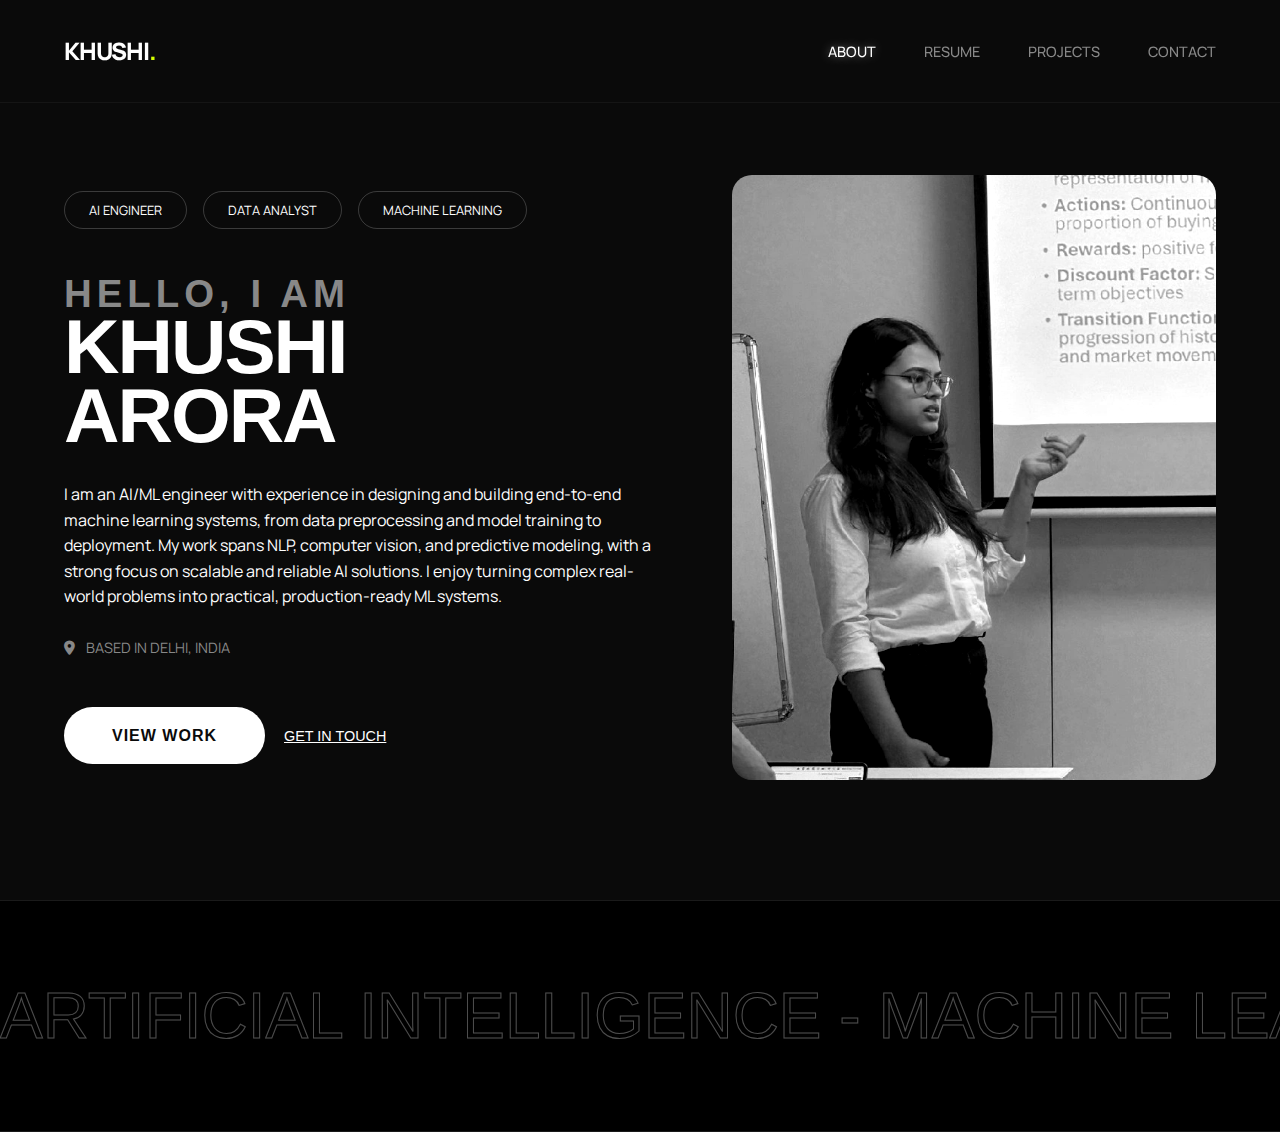
<file: index.html>
<!DOCTYPE html>
<html lang="en">

<head>
    <meta charset="UTF-8">
    <meta name="viewport" content="width=device-width, initial-scale=1.0">
    <title>Khushi Arora | AI Engineer</title>
    <link rel="stylesheet" href="style.css">
    <link rel="stylesheet" href="https://cdnjs.cloudflare.com/ajax/libs/font-awesome/6.0.0/css/all.min.css">
    <link rel="icon" type="image/x-icon" href="favicon.ico">
</head>

<body>

    <nav>
        <div class="logo"><a href="index.html">KHUSHI<span style="color:var(--accent)">.</span></a></div>
        <div class="nav-links">
            <a href="index.html" class="active">ABOUT</a>
            <a href="resume.html">RESUME</a>
            <a href="projects.html">PROJECTS</a>
            <a href="contact.html">CONTACT</a>
        </div>
    </nav>

    <header class="hero">
        <div class="hero-content">
            <div class="hero-tags">
                <span class="tag">AI Engineer</span>
                <span class="tag">Data Analyst</span>
                <span class="tag">Machine Learning</span>
            </div>
            <h1>
                <span>HELLO, I AM</span>
                KHUSHI <br>
                ARORA
            </h1>

            <div class="bio-text">
                <p>
                    I am an AI/ML engineer with experience in designing and building end-to-end machine learning
                    systems, from data preprocessing and model training to deployment. My work spans NLP, computer
                    vision, and predictive modeling, with a strong focus on scalable and reliable AI solutions. I enjoy
                    turning complex real-world problems into practical, production-ready ML systems.
                </p>
                <br>
                <p style="color:var(--text-muted); font-size: 0.9rem;">
                    <i class="fas fa-map-marker-alt" style="margin-right: 8px;"></i> BASED IN DELHI, INDIA
                </p>
            </div>

            <div class="cta-group" style="margin-top: 3rem;">
                <a href="projects.html" class="btn-primary">VIEW WORK</a>
                <a href="contact.html" class="btn-secondary"
                    style="margin-left: 1rem; color: white; text-decoration: underline; font-family: var(--font-heading); font-size: 0.9rem;">GET
                    IN TOUCH</a>
            </div>
        </div>
        <div class="hero-image-container">
            <img src="portfolio.png" alt="Khushi Arora">
        </div>
    </header>

    <div class="marquee-section">
        <div class="marquee-content">
            ARTIFICIAL INTELLIGENCE - MACHINE LEARNING - PYTHON - TENSORFLOW - NLP - COMPUTER VISION -
            ARTIFICIAL INTELLIGENCE - MACHINE LEARNING - PYTHON - TENSORFLOW - NLP - COMPUTER VISION -
        </div>
    </div>

    <script src="script.js"></script>
</body>

</html>
</file>
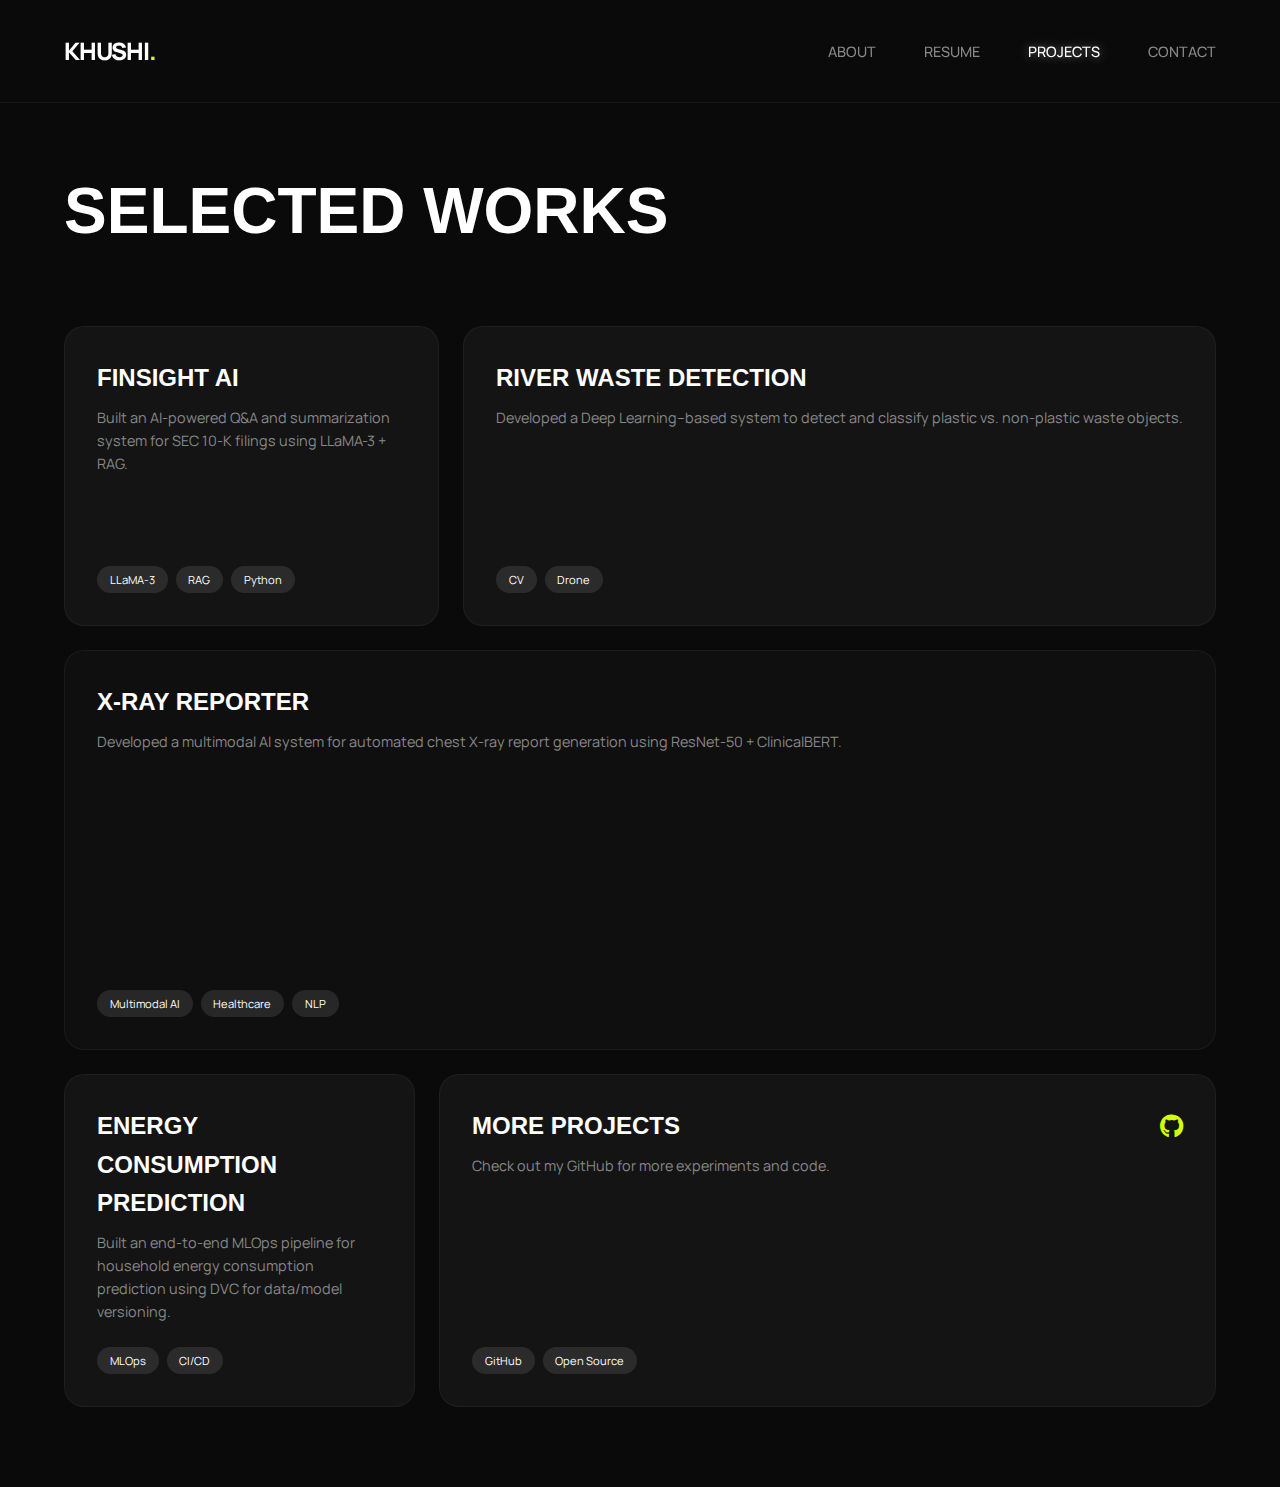
<file: projects.html>
<!DOCTYPE html>
<html lang="en">

<head>
    <meta charset="UTF-8">
    <meta name="viewport" content="width=device-width, initial-scale=1.0">
    <title>Projects | Khushi Arora</title>
    <link rel="stylesheet" href="style.css">
    <link rel="stylesheet" href="https://cdnjs.cloudflare.com/ajax/libs/font-awesome/6.0.0/css/all.min.css">
    <link rel="icon" type="image/x-icon" href="favicon.ico">
</head>

<body class="page-projects">

    <nav>
        <div class="logo"><a href="index.html">KHUSHI<span style="color:var(--accent)">.</span></a></div>
        <div class="nav-links">
            <a href="index.html">ABOUT</a>
            <a href="resume.html">RESUME</a>
            <a href="projects.html" class="active">PROJECTS</a>
            <a href="contact.html">CONTACT</a>
        </div>
    </nav>

    <div class="page-container">
        <div class="section-header">
            <h1>Selected Works</h1>
        </div>

        <div class="bento-grid single-column">
            <!-- FinSight AI -->
            <div class="project-card span-2">
                <div class="project-info">
                    <h3>FinSight AI</h3>
                    <p>Built an AI-powered Q&A and summarization system for SEC 10-K filings using LLaMA-3 + RAG.</p>
                </div>
                <div class="project-tech">
                    <span class="tech-tag">LLaMA-3</span>
                    <span class="tech-tag">RAG</span>
                    <span class="tech-tag">Python</span>
                </div>
                <a href="#" class="card-link-icon trigger-modal" data-title="FinSight AI"
                    data-desc="Automated SEC API data extraction, financial embeddings, and BART-based summarization for real-time analysis. Achieved ROUGE-1: 0.987 and BERTScore: 0.903, showing high semantic accuracy in financial outputs."
                    data-repo="https://github.com/khushiarora0208/Finsight-AI-based-Simplification-of-SEC-10-K-Filings"
                    data-paper="https://ieeexplore.ieee.org/document/11336620"
                    data-demo="https://drive.google.com/file/d/1JZqGEuqZ3LahEXfIfDSkEv02sdBxuPMc/view?usp=drive_link">
                    <i class="fas fa-arrow-right"></i>
                </a>
            </div>

            <!-- River Waste Detection -->
            <div class="project-card">
                <div class="project-info">
                    <h3>River Waste Detection</h3>
                    <p>Developed a Deep Learning–based system to detect and classify plastic vs. non-plastic waste
                        objects.</p>
                </div>
                <div class="project-tech">
                    <span class="tech-tag">CV</span>
                    <span class="tech-tag">Drone</span>
                </div>
                <a href="#" class="card-link-icon trigger-modal" data-title="River Waste Detection"
                    data-desc="Achieved 96% classification accuracy, ensuring high reliability for real-world deployment in environmental monitoring. Automated plastic pollution detection pipeline, contributing to scalable solutions for water body conservation."
                    data-results="https://drive.google.com/file/d/1zPntjwzrl0f0OlDsHlrS4gU_PVPC7eoa/view?usp=drive_link">
                    <i class="fas fa-arrow-right"></i>
                </a>
            </div>

            <!-- X-Ray Reporter -->
            <div class="project-card span-full" style="min-height: 400px; background: #0f0f0f;">
                <div class="project-info">
                    <h3>X-Ray Reporter</h3>
                    <p>Developed a multimodal AI system for automated chest X-ray report generation using ResNet-50 +
                        ClinicalBERT.</p>
                </div>
                <div class="project-tech">
                    <span class="tech-tag">Multimodal AI</span>
                    <span class="tech-tag">Healthcare</span>
                    <span class="tech-tag">NLP</span>
                </div>
                <a href="#" class="card-link-icon trigger-modal" data-title="X-Ray Reporter"
                    data-desc="Implemented early, late, and hybrid fusion, with hybrid fusion achieving the best accuracy of 95.2%. Added negation-aware medical NLP and patient-friendly report summarisation to improve diagnostic clarity."
                    data-repo="https://github.com/khushiarora0208/xray-caption-generation"
                    data-demo="https://drive.google.com/file/d/1gFN_52t6Me6SDgkyj7UEhSLAO7RqSGkJ/view?usp=drive_link">
                    <i class="fas fa-arrow-right"></i>
                </a>
            </div>

            <!-- Energy Consumption -->
            <div class="project-card">
                <div class="project-info">
                    <h3>Energy Consumption Prediction</h3>
                    <p>Built an end-to-end MLOps pipeline for household energy consumption prediction using DVC for
                        data/model versioning.</p>
                </div>
                <div class="project-tech">
                    <span class="tech-tag">MLOps</span>
                    <span class="tech-tag">CI/CD</span>
                </div>
                <a href="#" class="card-link-icon trigger-modal" data-title="Energy Consumption Prediction"
                    data-desc="Tracked and compared experiments (RandomForest, XGBoost) with DVC Experiments, and served the final model via a Flask API for real-time predictions. Implemented CI/CD with GitHub Actions, containerized the app using Docker, and deployed automatically to AWS EC2 using SSM for secure, keyless deployment."
                    data-repo="https://github.com/khushiarora0208/energy_consumption_prediction_mlops">
                    <i class="fas fa-arrow-right"></i>
                </a>
            </div>

            <!-- GitHub Card -->
            <div class="project-card span-2">
                <div class="project-info">
                    <h3>More Projects</h3>
                    <p>Check out my GitHub for more experiments and code.</p>
                </div>
                <div class="project-tech">
                    <span class="tech-tag">GitHub</span>
                    <span class="tech-tag">Open Source</span>
                </div>
                <a href="https://github.com/khushiarora0208" target="_blank" class="card-link-icon"
                    style="opacity: 1; transform: none;">
                    <i class="fab fa-github"></i>
                </a>
            </div>
        </div>
    </div>

    <!-- Modal -->
    <div id="project-modal"
        style="position: fixed; top:0; left:0; width:100%; height:100%; background:rgba(0,0,0,0.9); z-index:2000; display:none; justify-content:center; align-items:center;">
        <div
            style="background:var(--bg-card); padding:3rem; border-radius:20px; max-width:500px; width:90%; position:relative; border:1px solid rgba(255,255,255,0.1);">
            <button class="close-modal"
                style="position:absolute; top:1rem; right:1rem; background:none; border:none; color:white; font-size:1.5rem;">&times;</button>
            <h3 id="modal-title" style="font-size:2rem; margin-bottom:1rem;">Title</h3>
            <p id="modal-desc" style="color:var(--text-muted); margin-bottom:2rem;">Desc</p>
            <div id="modal-links" style="display:flex; gap:1rem; flex-wrap:wrap;"></div>
        </div>
    </div>

    <script src="script.js"></script>
</body>

</html>
</file>
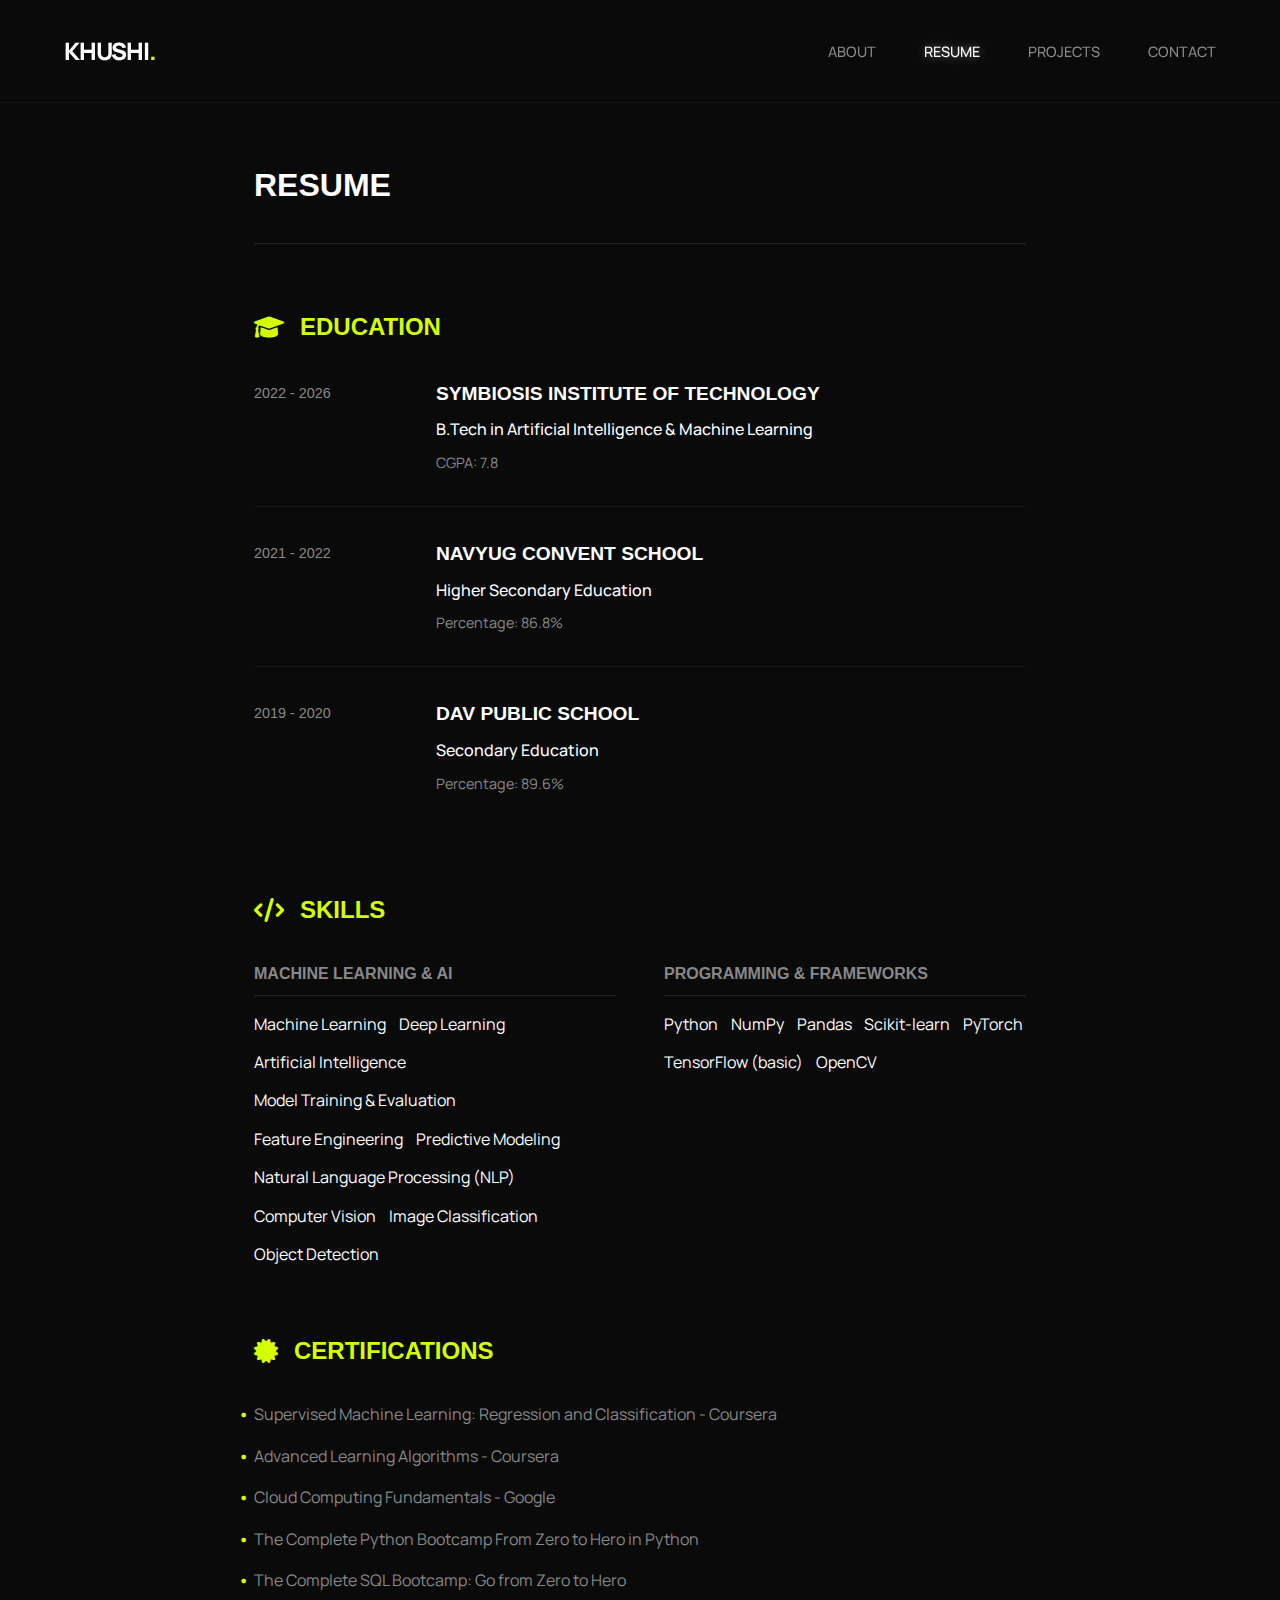
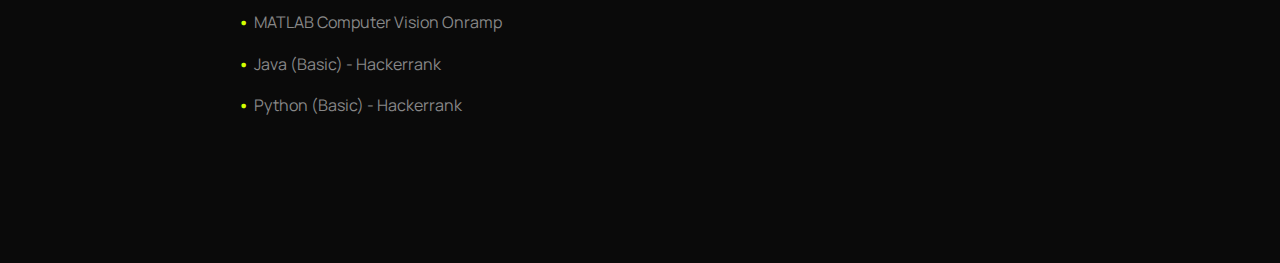
<file: resume.html>
<!DOCTYPE html>
<html lang="en">

<head>
    <meta charset="UTF-8">
    <meta name="viewport" content="width=device-width, initial-scale=1.0">
    <title>Resume | Khushi Arora</title>
    <link rel="stylesheet" href="style.css">
    <link rel="stylesheet" href="https://cdnjs.cloudflare.com/ajax/libs/font-awesome/6.0.0/css/all.min.css">
    <link rel="icon" type="image/x-icon" href="favicon.ico">
</head>

<body class="page-resume">

    <nav>
        <div class="logo"><a href="index.html">KHUSHI<span style="color:var(--accent)">.</span></a></div>
        <div class="nav-links">
            <a href="index.html">ABOUT</a>
            <a href="resume.html" class="active">RESUME</a>
            <a href="projects.html">PROJECTS</a>
            <a href="contact.html">CONTACT</a>
        </div>
    </nav>

    <div class="page-container small-container">

        <header class="resume-header">
            <h1>Resume</h1>
            <a href="assets/Khushi_Arora_Resume.pdf" target="_blank" class="btn-download" style="display:none;">Download
                PDF <i class="fas fa-download"></i></a>
        </header>

        <section class="resume-section">
            <h2><i class="fas fa-graduation-cap"></i> Education</h2>
            <div class="resume-item">
                <div class="resume-date">2022 - 2026</div>
                <div class="resume-content">
                    <h3>Symbiosis Institute of Technology</h3>
                    <p class="role">B.Tech in Artificial Intelligence & Machine Learning</p>
                    <p class="details">CGPA: 7.8</p>
                </div>
            </div>
            <div class="resume-item">
                <div class="resume-date">2021 - 2022</div>
                <div class="resume-content">
                    <h3>Navyug Convent School</h3>
                    <p class="role">Higher Secondary Education</p>
                    <p class="details">Percentage: 86.8%</p>
                </div>
            </div>
            <div class="resume-item">
                <div class="resume-date">2019 - 2020</div>
                <div class="resume-content">
                    <h3>DAV Public School</h3>
                    <p class="role">Secondary Education</p>
                    <p class="details">Percentage: 89.6%</p>
                </div>
            </div>
        </section>

        <section class="resume-section">
            <h2><i class="fas fa-code"></i> Skills</h2>
            <div class="skills-grid">
                <div class="skill-category">
                    <h3>Machine Learning & AI</h3>
                    <div class="skill-tags">
                        <span>Machine Learning</span>
                        <span>Deep Learning</span>
                        <span>Artificial Intelligence</span>
                        <span>Model Training & Evaluation</span>
                        <span>Feature Engineering</span>
                        <span>Predictive Modeling</span>
                        <span>Natural Language Processing (NLP)</span>
                        <span>Computer Vision</span>
                        <span>Image Classification</span>
                        <span>Object Detection</span>
                    </div>
                </div>
                <div class="skill-category">
                    <h3>Programming & Frameworks</h3>
                    <div class="skill-tags">
                        <span>Python</span>
                        <span>NumPy</span>
                        <span>Pandas</span>
                        <span>Scikit-learn</span>
                        <span>PyTorch</span>
                        <span>TensorFlow (basic)</span>
                        <span>OpenCV</span>
                    </div>
                </div>
            </div>
        </section>

        <section class="resume-section">
            <h2><i class="fas fa-certificate"></i> Certifications</h2>
            <ul class="cert-list">
                <li>Supervised Machine Learning: Regression and Classification - Coursera</li>
                <li>Advanced Learning Algorithms - Coursera</li>
                <li>Cloud Computing Fundamentals - Google</li>
                <li>The Complete Python Bootcamp From Zero to Hero in Python</li>
                <li>The Complete SQL Bootcamp: Go from Zero to Hero</li>
                <li>MATLAB Computer Vision Onramp</li>
                <li>Java (Basic) - Hackerrank</li>
                <li>Python (Basic) - Hackerrank</li>
            </ul>
        </section>

    </div>

    <script src="script.js"></script>
</body>

</html>
</file>
<file: style.css>
@import url('https://fonts.googleapis.com/css2?family=Manrope:wght@300;400;500;600;700;800&family=Syncopate:wght@400;700&display=swap');

:root {
    --bg-main: #0a0a0a;
    --bg-card: #141414;
    --text-main: #ffffff;
    --text-muted: #888888;
    --accent: #d4ff00;
    --font-heading: 'Syncopate', sans-serif;
    --font-body: 'Manrope', sans-serif;
    --transition: all 0.4s cubic-bezier(0.16, 1, 0.3, 1);
}

* {
    margin: 0;
    padding: 0;
    box-sizing: border-box;
}

body {
    background-color: var(--bg-main);
    color: var(--text-main);
    font-family: var(--font-body);
    line-height: 1.6;
    overflow-x: hidden;
}

/* Custom Scrollbar */
::-webkit-scrollbar {
    width: 8px;
}

::-webkit-scrollbar-track {
    background: var(--bg-main);
}

::-webkit-scrollbar-thumb {
    background: #333;
    border-radius: 4px;
}

/* Typography */
h1,
h2,
h3,
h4 {
    font-family: var(--font-heading);
    text-transform: uppercase;
    font-weight: 700;
}

a {
    text-decoration: none;
    color: inherit;
    transition: var(--transition);
}

/* Navigation */
nav {
    display: flex;
    justify-content: space-between;
    align-items: center;
    padding: 2rem 5%;
    position: fixed;
    top: 0;
    width: 100%;
    background: rgba(10, 10, 10, 0.8);
    backdrop-filter: blur(20px);
    z-index: 1000;
    border-bottom: 1px solid rgba(255, 255, 255, 0.05);
}

.logo a {
    font-weight: 800;
    letter-spacing: -1px;
    font-size: 1.5rem;
}

.nav-links {
    display: flex;
    gap: 3rem;
}

.nav-links a {
    font-size: 0.9rem;
    font-weight: 500;
    color: var(--text-muted);
}

.nav-links a:hover,
.nav-links a.active {
    color: var(--text-main);
    text-shadow: 0 0 10px rgba(255, 255, 255, 0.5);
}

/* Hero Section */
.hero {
    min-height: 100vh;
    padding: 15vh 5% 5rem;
    display: grid;
    grid-template-columns: 1fr 0.8fr;
    align-items: center;
    gap: 4rem;
}

.hero-content h1 {
    font-size: clamp(3rem, 6vw, 6rem);
    line-height: 0.9;
    margin-bottom: 2rem;
    letter-spacing: -2px;
}

.hero-content h1 span {
    color: var(--text-muted);
    display: block;
    font-size: 0.5em;
    letter-spacing: 5px;
}

.hero-tags {
    display: flex;
    gap: 1rem;
    margin-bottom: 3rem;
    flex-wrap: wrap;
}

.tag {
    padding: 0.5rem 1.5rem;
    border: 1px solid rgba(255, 255, 255, 0.2);
    border-radius: 100px;
    font-size: 0.8rem;
    text-transform: uppercase;
}

.btn-primary {
    display: inline-block;
    background: var(--text-main);
    color: var(--bg-main);
    padding: 1rem 3rem;
    border-radius: 100px;
    font-weight: 700;
    font-family: var(--font-heading);
    letter-spacing: 1px;
}

.btn-primary:hover {
    background: var(--accent);
    transform: translateY(-5px);
}

.hero-image-container {
    position: relative;
    border-radius: 20px;
    overflow: hidden;
    aspect-ratio: 4/5;
}

.hero-image-container img {
    width: 100%;
    height: 100%;
    object-fit: cover;
    filter: grayscale(100%) contrast(1.2);
    transition: var(--transition);
}

.hero-image-container:hover img {
    filter: grayscale(0%);
}

/* Marquee */
.marquee-section {
    padding: 4rem 0;
    border-top: 1px solid rgba(255, 255, 255, 0.1);
    border-bottom: 1px solid rgba(255, 255, 255, 0.1);
    background: #000;
    overflow: hidden;
    white-space: nowrap;
}

.marquee-content {
    display: inline-block;
    animation: scroll 20s linear infinite;
    font-family: var(--font-heading);
    font-size: 4rem;
    color: transparent;
    -webkit-text-stroke: 1px rgba(255, 255, 255, 0.3);
}

@keyframes scroll {
    from {
        transform: translateX(0);
    }

    to {
        transform: translateX(-100%);
    }
}

/* Pages General */
.page-container {
    padding: 10rem 5% 5rem;
    min-height: 100vh;
}

.small-container {
    max-width: 900px;
    margin: 0 auto;
}

.section-header {
    margin-bottom: 4rem;
    display: flex;
    justify-content: space-between;
    align-items: flex-end;
}

.section-header h1 {
    font-size: 4rem;
}

/* Projects Bento Grid */
.bento-grid {
    display: grid;
    grid-template-columns: repeat(3, 1fr);
    grid-auto-rows: minmax(300px, auto);
    gap: 1.5rem;
}

/* Modifier for single column view (mobile-like) */
.bento-grid.single-column {
    grid-template-columns: 1fr;
}

.project-card {
    background: var(--bg-card);
    border-radius: 20px;
    padding: 2rem;
    position: relative;
    overflow: hidden;
    display: flex;
    flex-direction: column;
    justify-content: space-between;
    transition: var(--transition);
    border: 1px solid rgba(255, 255, 255, 0.05);
    cursor: pointer;
}

.span-2 {
    grid-column: span 2;
}

.span-full {
    grid-column: span 3;
}

.project-card:hover {
    border-color: var(--accent);
    transform: translateY(-5px);
}

.project-info h3 {
    font-size: 1.5rem;
    margin-bottom: 0.5rem;
}

.project-info p {
    color: var(--text-muted);
    font-size: 0.9rem;
    margin-bottom: 1.5rem;
}

.project-tech {
    display: flex;
    gap: 0.5rem;
    flex-wrap: wrap;
    margin-top: auto;
}

.tech-tag {
    font-size: 0.7rem;
    background: rgba(255, 255, 255, 0.1);
    padding: 0.3rem 0.8rem;
    border-radius: 50px;
}

.card-link-icon {
    position: absolute;
    top: 2rem;
    right: 2rem;
    font-size: 1.5rem;
    opacity: 0;
    transform: translate(-10px, 10px);
    transition: var(--transition);
    color: var(--accent);
}

.project-card:hover .card-link-icon {
    opacity: 1;
    transform: translate(0, 0);
}

/* Resume Styles */
.resume-header {
    display: flex;
    justify-content: space-between;
    align-items: center;
    margin-bottom: 4rem;
    border-bottom: 1px solid rgba(255, 255, 255, 0.1);
    padding-bottom: 2rem;
}

.resume-section {
    margin-bottom: 4rem;
}

.resume-section h2 {
    font-size: 1.5rem;
    color: var(--accent);
    margin-bottom: 2rem;
    display: flex;
    align-items: center;
    gap: 1rem;
}

.resume-item {
    display: grid;
    grid-template-columns: 150px 1fr;
    margin-bottom: 2rem;
    gap: 2rem;
    padding-bottom: 2rem;
    border-bottom: 1px solid rgba(255, 255, 255, 0.05);
}

.resume-item:last-child {
    border-bottom: none;
}

.resume-date {
    color: var(--text-muted);
    font-family: var(--font-heading);
    font-size: 0.9rem;
    padding-top: 0.2rem;
}

.resume-content h3 {
    font-size: 1.2rem;
    margin-bottom: 0.5rem;
}

.role {
    color: #fff;
    font-weight: 500;
}

.details {
    color: var(--text-muted);
    font-size: 0.9rem;
    margin-top: 0.5rem;
}

.skills-grid {
    display: grid;
    grid-template-columns: repeat(auto-fit, minmax(250px, 1fr));
    gap: 3rem;
}

.skill-category h3 {
    font-size: 1rem;
    margin-bottom: 1rem;
    color: var(--text-muted);
    border-bottom: 1px solid rgba(255, 255, 255, 0.1);
    padding-bottom: 0.5rem;
}

.skill-tags {
    display: flex;
    flex-wrap: wrap;
    gap: 0.8rem;
}

.cert-list {
    list-style: none;
}

.cert-list li {
    margin-bottom: 1rem;
    color: var(--text-muted);
    display: flex;
    align-items: flex-start;
}

.cert-list li::before {
    content: "•";
    color: var(--accent);
    font-weight: bold;
    display: inline-block;
    width: 1em;
    margin-left: -1em;
}

/* Contact Page */
.contact-full-screen {
    min-height: 100vh;
    display: flex;
    justify-content: center;
    align-items: center;
    background: #000;
    padding: 5rem 5%;
}

.contact-content {
    text-align: center;
    width: 100%;
    max-width: 800px;
}

.big-cta {
    font-size: clamp(3rem, 10vw, 8rem);
    line-height: 1;
    margin: 1rem 0 4rem;
    color: var(--text-main);
    font-family: var(--font-heading);
}

.social-grid {
    display: flex;
    justify-content: center;
    gap: 1.5rem;
    margin-bottom: 4rem;
    flex-wrap: wrap;
}

.social-link {
    font-family: var(--font-heading);
    font-size: 1rem;
    border: 1px solid rgba(255, 255, 255, 0.2);
    padding: 1rem 2rem;
    border-radius: 100px;
}

.social-link:hover {
    background: var(--text-main);
    color: var(--bg-main);
}

.detail-item {
    font-size: 1.2rem;
    color: var(--text-muted);
    margin-bottom: 1rem;
    display: block;
    transition: 0.3s;
}

.detail-item:hover {
    color: var(--accent);
}

/* Mobile Adjustments */
@media (max-width: 900px) {
    .hero {
        grid-template-columns: 1fr;
        padding-top: 150px;
    }

    .hero-tags {
        flex-wrap: nowrap;
        overflow-x: auto;
        -webkit-overflow-scrolling: touch;
        padding-bottom: 0.5rem;
        scrollbar-width: none;
    }

    .hero-tags::-webkit-scrollbar {
        display: none;
    }

    .tag {
        white-space: nowrap;
    }

    .bento-grid {
        grid-template-columns: 1fr;
    }

    .span-2,
    .span-full {
        grid-column: span 1;
    }

    .resume-item {
        grid-template-columns: 1fr;
        gap: 0.5rem;
    }

    .nav-links {
        gap: 1.5rem;
    }
}
</file>
